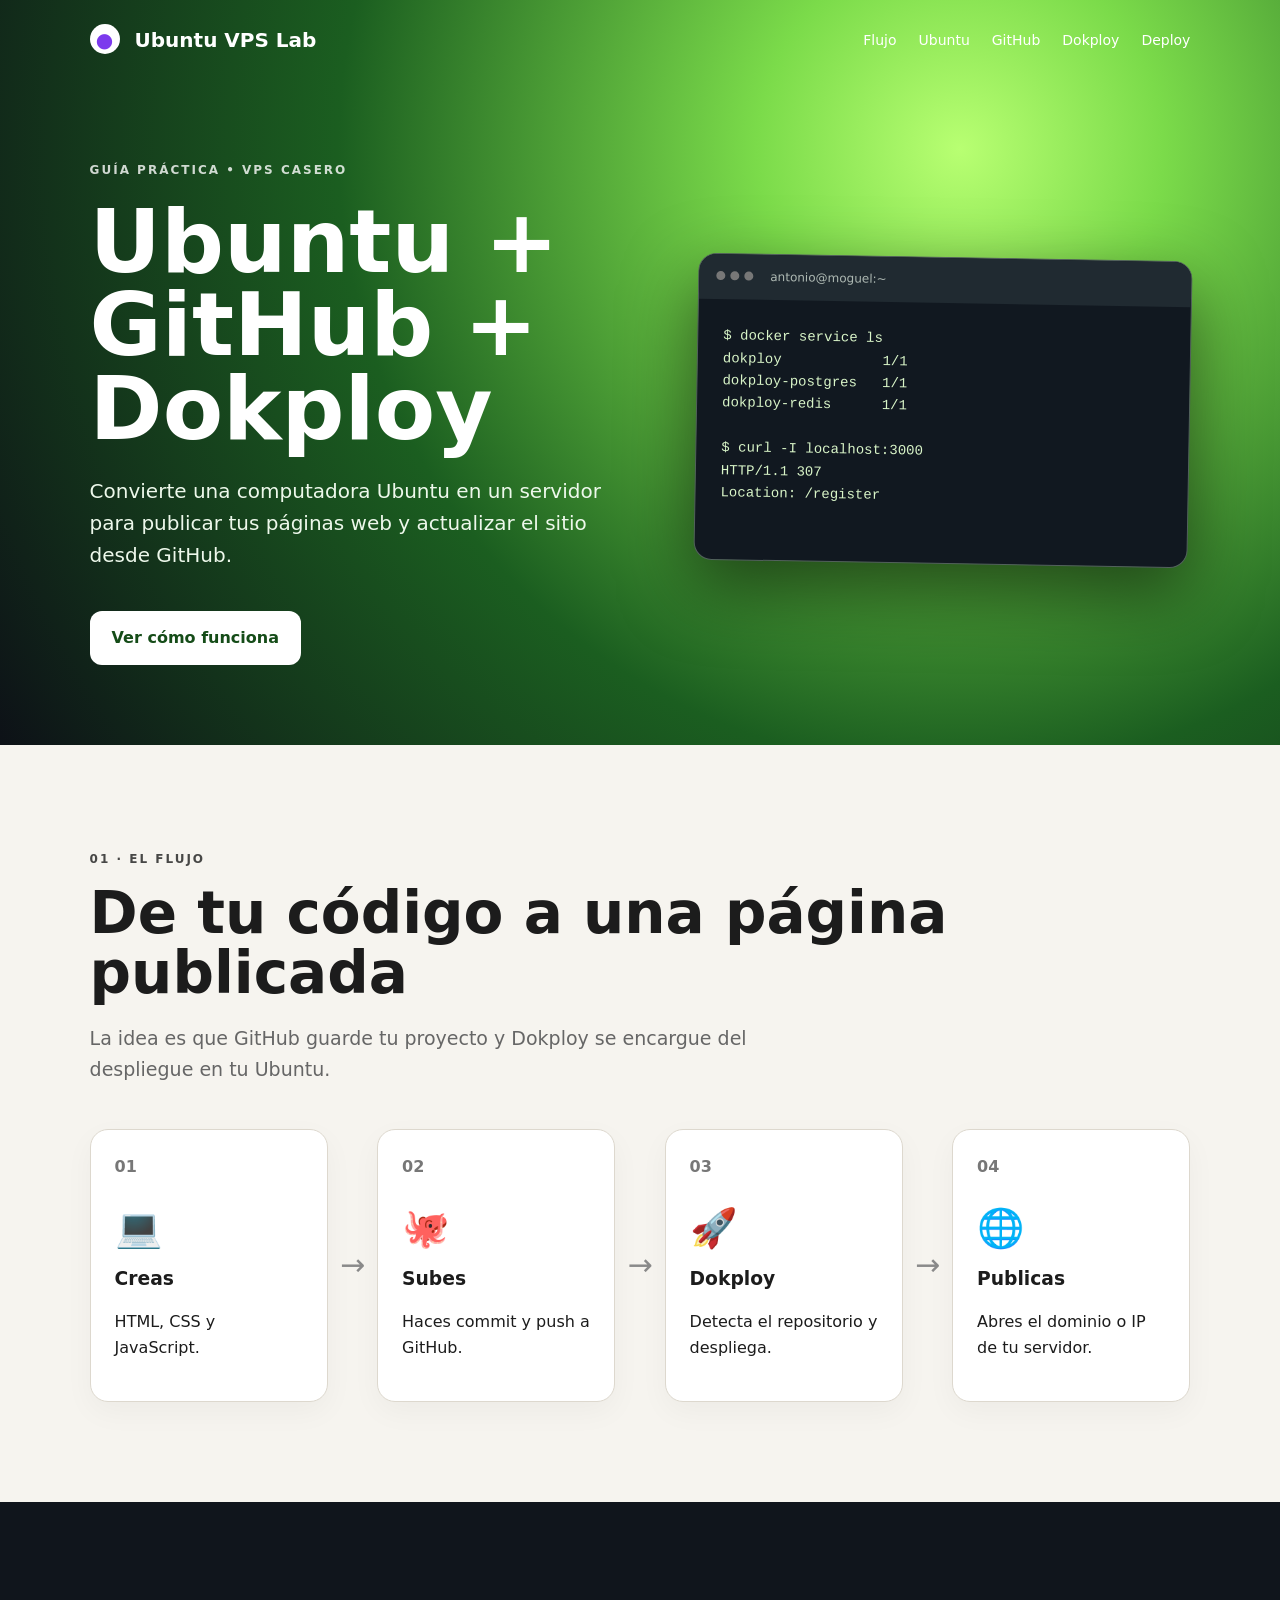
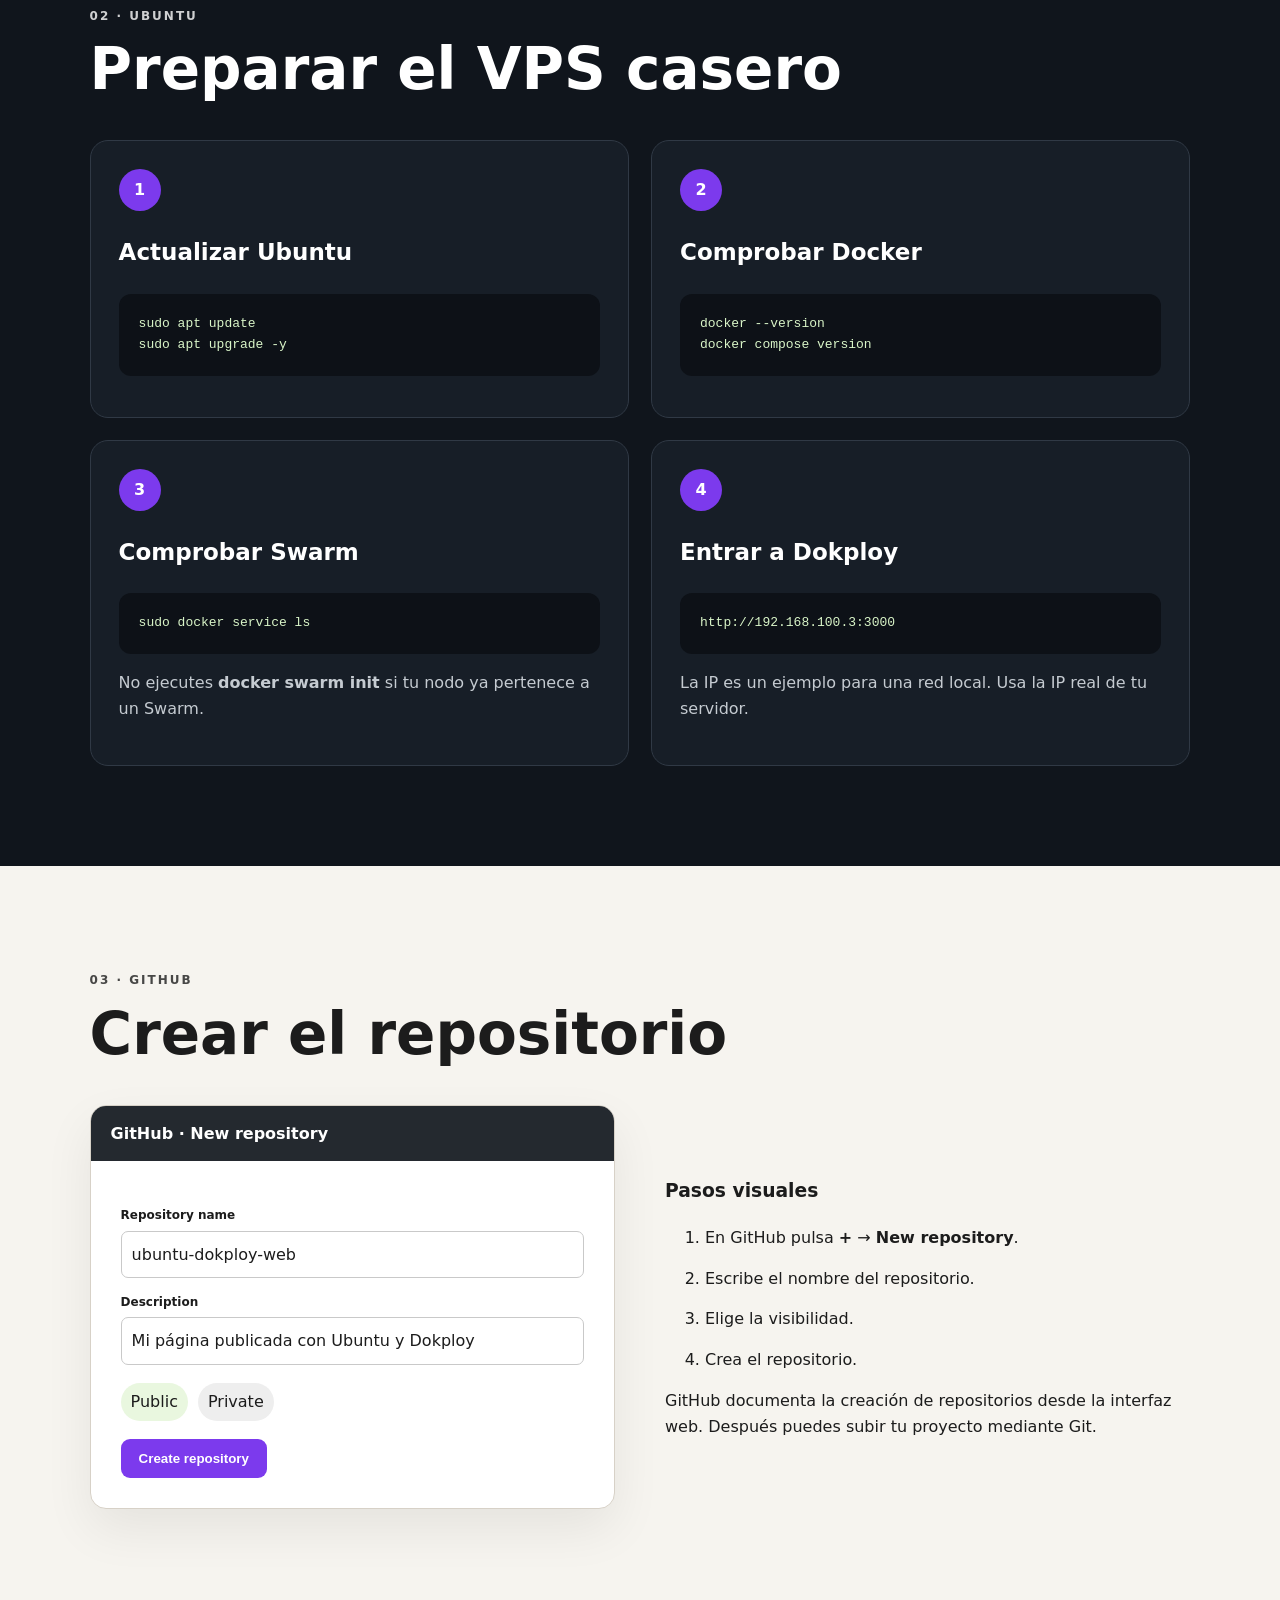
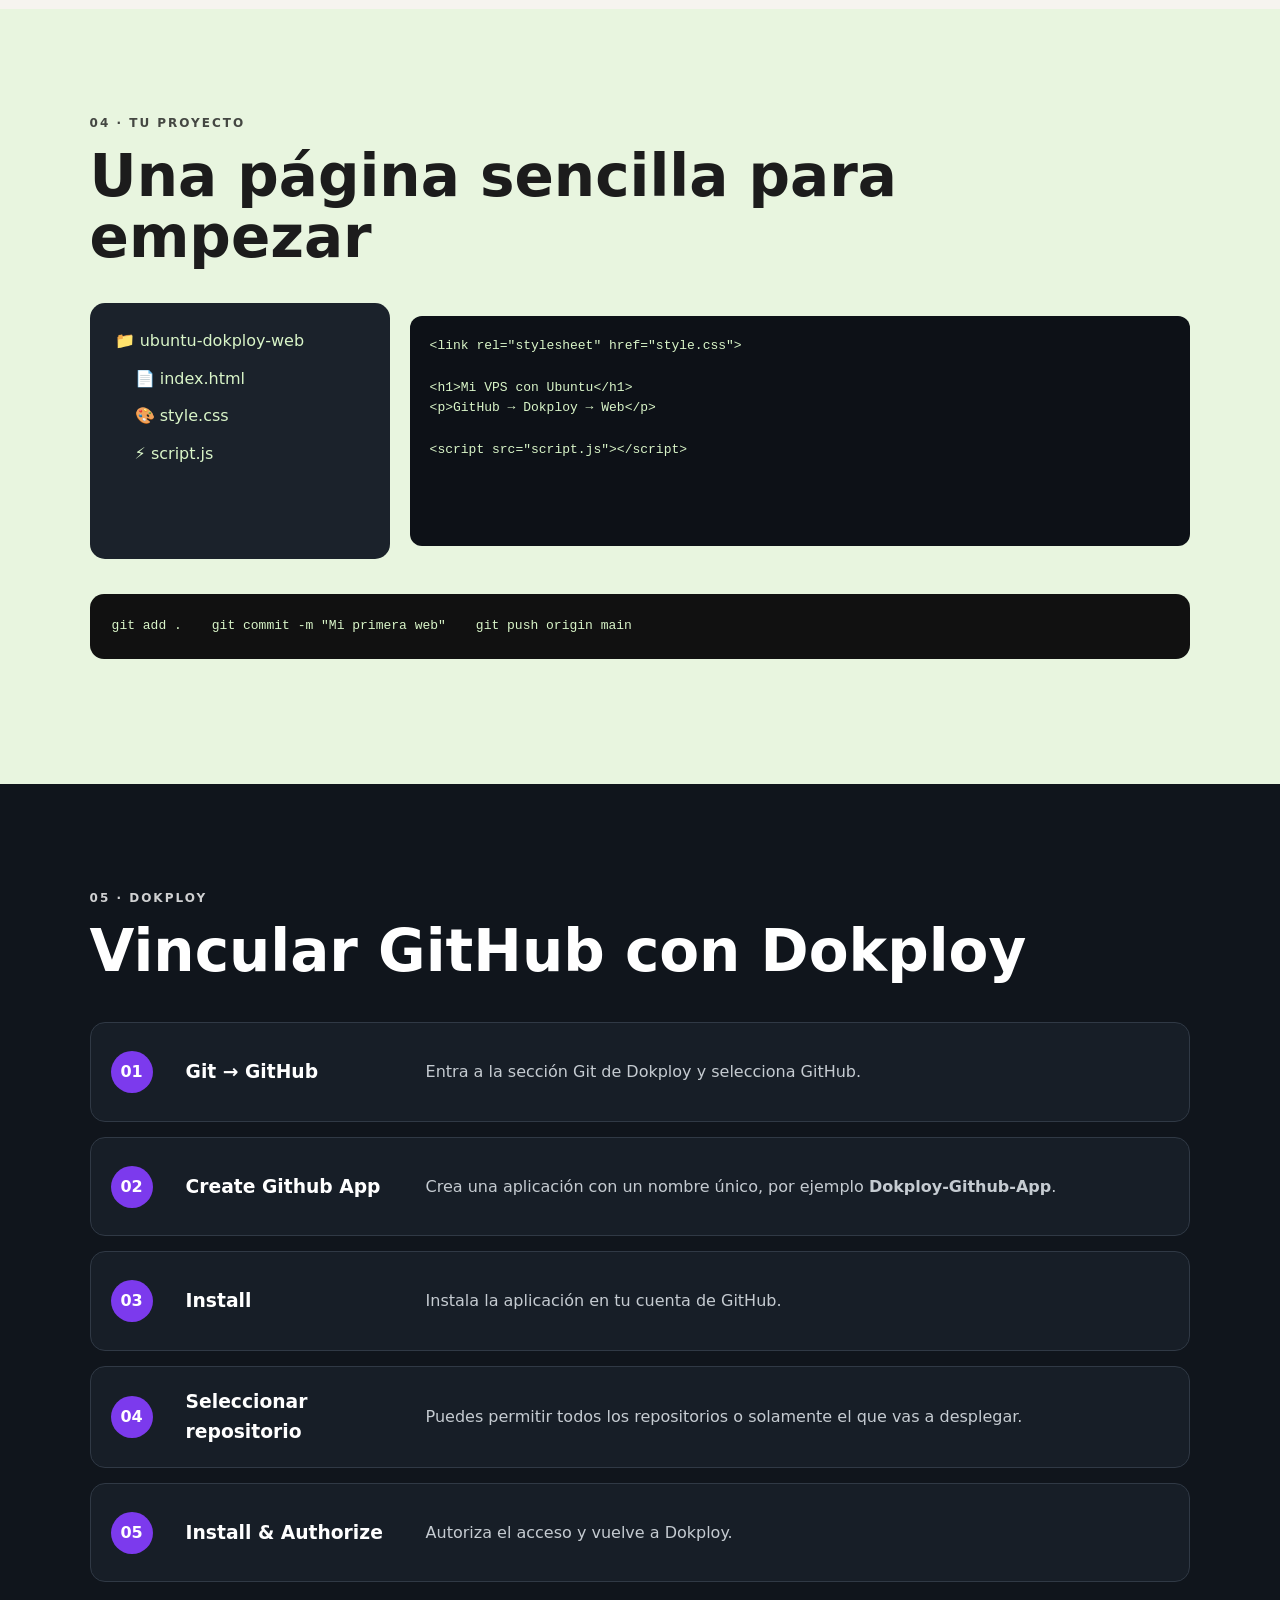
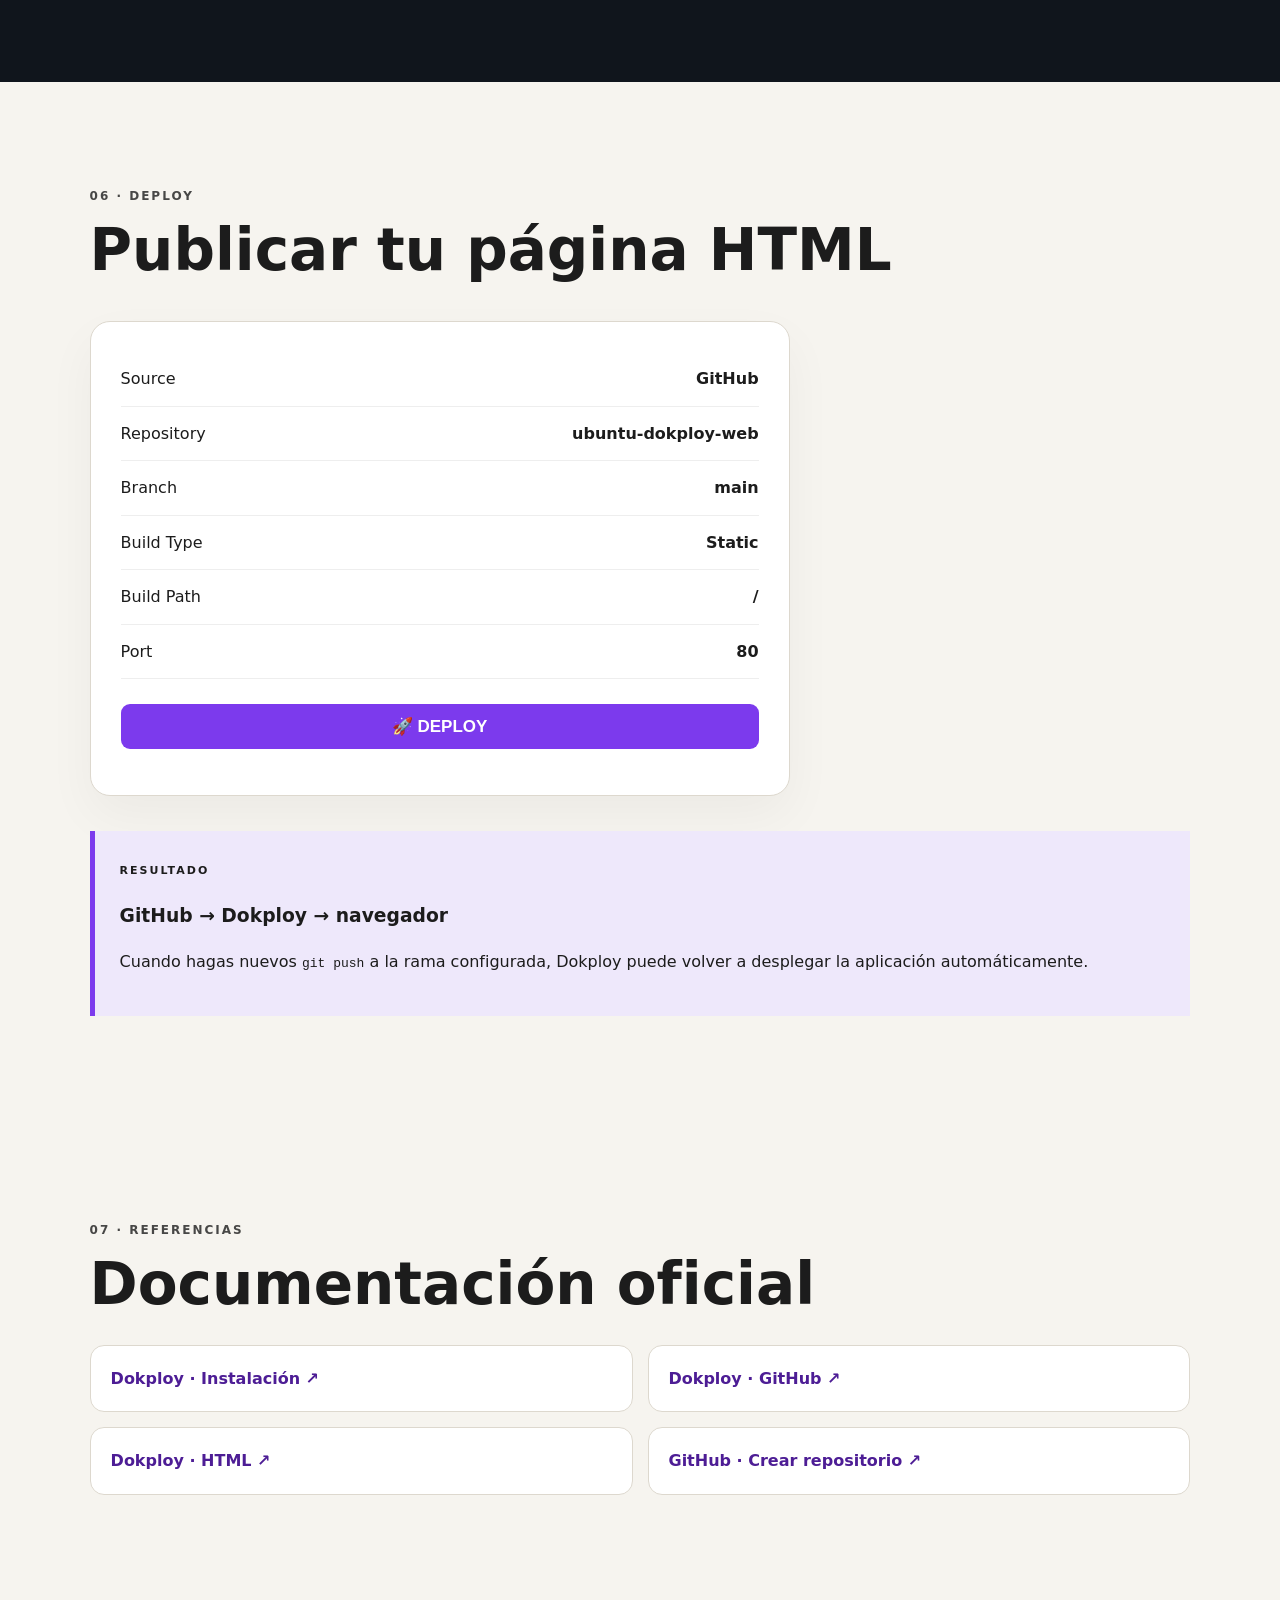
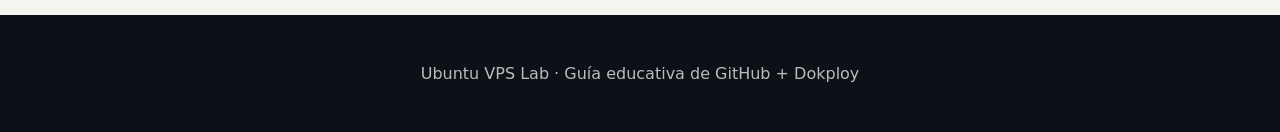
<file: index.html>
<!DOCTYPE html>
<html lang="es">
<head>
  <meta charset="UTF-8">
  <meta name="viewport" content="width=device-width, initial-scale=1.0">
  <title>Ubuntu VPS Lab | GitHub + Dokploy</title>
  <link rel="stylesheet" href="style.css">
</head>
<body>
  <header class="hero">
    <nav>
      <div class="brand"><span class="logo">●</span> Ubuntu VPS Lab</div>
      <div class="nav-links">
        <a href="#flujo">Flujo</a>
        <a href="#ubuntu">Ubuntu</a>
        <a href="#github">GitHub</a>
        <a href="#dokploy">Dokploy</a>
        <a href="#deploy">Deploy</a>
      </div>
    </nav>
    <div class="hero-content">
      <div>
        <span class="tag">GUÍA PRÁCTICA • VPS CASERO</span>
        <h1>Ubuntu + GitHub + Dokploy</h1>
        <p>Convierte una computadora Ubuntu en un servidor para publicar tus páginas web y actualizar el sitio desde GitHub.</p>
        <a class="btn" href="#flujo">Ver cómo funciona</a>
      </div>
      <div class="terminal-card">
        <div class="terminal-top"><i></i><i></i><i></i><span>antonio@moguel:~</span></div>
        <pre><code>$ docker service ls
dokploy            1/1
dokploy-postgres   1/1
dokploy-redis      1/1

$ curl -I localhost:3000
HTTP/1.1 307
Location: /register</code></pre>
      </div>
    </div>
  </header>

  <main>
    <section id="flujo" class="section">
      <span class="eyebrow">01 · EL FLUJO</span>
      <h2>De tu código a una página publicada</h2>
      <p class="lead">La idea es que GitHub guarde tu proyecto y Dokploy se encargue del despliegue en tu Ubuntu.</p>
      <div class="flow">
        <div class="flow-card"><b>01</b><span class="icon">💻</span><h3>Creas</h3><p>HTML, CSS y JavaScript.</p></div>
        <div class="arrow">→</div>
        <div class="flow-card"><b>02</b><span class="icon">🐙</span><h3>Subes</h3><p>Haces commit y push a GitHub.</p></div>
        <div class="arrow">→</div>
        <div class="flow-card"><b>03</b><span class="icon">🚀</span><h3>Dokploy</h3><p>Detecta el repositorio y despliega.</p></div>
        <div class="arrow">→</div>
        <div class="flow-card"><b>04</b><span class="icon">🌐</span><h3>Publicas</h3><p>Abres el dominio o IP de tu servidor.</p></div>
      </div>
    </section>

    <section id="ubuntu" class="section dark">
      <span class="eyebrow">02 · UBUNTU</span>
      <h2>Preparar el VPS casero</h2>
      <div class="grid">
        <article class="step"><div class="number">1</div><h3>Actualizar Ubuntu</h3><pre><code>sudo apt update
sudo apt upgrade -y</code></pre></article>
        <article class="step"><div class="number">2</div><h3>Comprobar Docker</h3><pre><code>docker --version
docker compose version</code></pre></article>
        <article class="step"><div class="number">3</div><h3>Comprobar Swarm</h3><pre><code>sudo docker service ls</code></pre><p>No ejecutes <b>docker swarm init</b> si tu nodo ya pertenece a un Swarm.</p></article>
        <article class="step"><div class="number">4</div><h3>Entrar a Dokploy</h3><pre><code>http://192.168.100.3:3000</code></pre><p>La IP es un ejemplo para una red local. Usa la IP real de tu servidor.</p></article>
      </div>
    </section>

    <section id="github" class="section">
      <span class="eyebrow">03 · GITHUB</span>
      <h2>Crear el repositorio</h2>
      <div class="visual-guide">
        <div class="mock-window">
          <div class="mock-bar">GitHub · New repository</div>
          <div class="mock-body">
            <div class="mock-label">Repository name</div>
            <div class="mock-input">ubuntu-dokploy-web</div>
            <div class="mock-label">Description</div>
            <div class="mock-input">Mi página publicada con Ubuntu y Dokploy</div>
            <div class="mock-row"><span class="pill">Public</span><span class="pill muted">Private</span></div>
            <button class="fake-button">Create repository</button>
          </div>
        </div>
        <div class="instructions">
          <h3>Pasos visuales</h3>
          <ol>
            <li>En GitHub pulsa <b>+</b> → <b>New repository</b>.</li>
            <li>Escribe el nombre del repositorio.</li>
            <li>Elige la visibilidad.</li>
            <li>Crea el repositorio.</li>
          </ol>
          <p>GitHub documenta la creación de repositorios desde la interfaz web. Después puedes subir tu proyecto mediante Git.</p>
        </div>
      </div>
    </section>

    <section class="section accent-section">
      <span class="eyebrow">04 · TU PROYECTO</span>
      <h2>Una página sencilla para empezar</h2>
      <div class="code-layout">
        <div class="file-tree">
          <div>📁 ubuntu-dokploy-web</div>
          <div class="file">📄 index.html</div>
          <div class="file">🎨 style.css</div>
          <div class="file">⚡ script.js</div>
        </div>
        <pre class="big-code"><code>&lt;link rel="stylesheet" href="style.css"&gt;

&lt;h1&gt;Mi VPS con Ubuntu&lt;/h1&gt;
&lt;p&gt;GitHub → Dokploy → Web&lt;/p&gt;

&lt;script src="script.js"&gt;&lt;/script&gt;</code></pre>
      </div>
      <div class="terminal-wide"><code>git add .</code><code>git commit -m "Mi primera web"</code><code>git push origin main</code></div>
    </section>

    <section id="dokploy" class="section dark">
      <span class="eyebrow">05 · DOKPLOY</span>
      <h2>Vincular GitHub con Dokploy</h2>
      <div class="timeline">
        <div><span>01</span><h3>Git → GitHub</h3><p>Entra a la sección Git de Dokploy y selecciona GitHub.</p></div>
        <div><span>02</span><h3>Create Github App</h3><p>Crea una aplicación con un nombre único, por ejemplo <b>Dokploy-Github-App</b>.</p></div>
        <div><span>03</span><h3>Install</h3><p>Instala la aplicación en tu cuenta de GitHub.</p></div>
        <div><span>04</span><h3>Seleccionar repositorio</h3><p>Puedes permitir todos los repositorios o solamente el que vas a desplegar.</p></div>
        <div><span>05</span><h3>Install & Authorize</h3><p>Autoriza el acceso y vuelve a Dokploy.</p></div>
      </div>
    </section>

    <section id="deploy" class="section">
      <span class="eyebrow">06 · DEPLOY</span>
      <h2>Publicar tu página HTML</h2>
      <div class="deploy-box">
        <div class="deploy-row"><span>Source</span><b>GitHub</b></div>
        <div class="deploy-row"><span>Repository</span><b>ubuntu-dokploy-web</b></div>
        <div class="deploy-row"><span>Branch</span><b>main</b></div>
        <div class="deploy-row"><span>Build Type</span><b>Static</b></div>
        <div class="deploy-row"><span>Build Path</span><b>/</b></div>
        <div class="deploy-row"><span>Port</span><b>80</b></div>
        <button class="deploy-button" onclick="deployDemo()">🚀 DEPLOY</button>
        <p id="status" class="status"></p>
      </div>
      <div class="result">
        <span>RESULTADO</span>
        <h3>GitHub → Dokploy → navegador</h3>
        <p>Cuando hagas nuevos <code>git push</code> a la rama configurada, Dokploy puede volver a desplegar la aplicación automáticamente.</p>
      </div>
    </section>

    <section class="section resources">
      <span class="eyebrow">07 · REFERENCIAS</span>
      <h2>Documentación oficial</h2>
      <div class="resource-grid">
        <a href="https://docs.dokploy.com/docs/core/installation" target="_blank">Dokploy · Instalación ↗</a>
        <a href="https://docs.dokploy.com/docs/core/github" target="_blank">Dokploy · GitHub ↗</a>
        <a href="https://docs.dokploy.com/docs/core/html" target="_blank">Dokploy · HTML ↗</a>
        <a href="https://docs.github.com/es/repositories/creating-and-managing-repositories/creating-a-new-repository" target="_blank">GitHub · Crear repositorio ↗</a>
      </div>
    </section>
  </main>

  <footer>
    <p>Ubuntu VPS Lab · Guía educativa de GitHub + Dokploy</p>
  </footer>
  <script src="script.js"></script>
</body>
</html>
</file>
<file: style.css>
*{box-sizing:border-box}html{scroll-behavior:smooth}body{margin:0;font-family:Inter,system-ui,-apple-system,BlinkMacSystemFont,"Segoe UI",sans-serif;background:#f6f4ef;color:#1c1c1c;line-height:1.6}.hero{background:radial-gradient(circle at 75% 20%,#b8ff72 0,#7bdb4a 18%,#1b5e20 55%,#0d1117 100%);color:white;min-height:720px;padding:24px 7% 80px}nav{display:flex;justify-content:space-between;align-items:center;gap:30px}.brand{font-weight:800;font-size:20px}.logo{display:inline-grid;place-items:center;width:30px;height:30px;border-radius:50%;background:#fff;color:#7c3aed;margin-right:8px}.nav-links{display:flex;gap:22px}.nav-links a{color:white;text-decoration:none;font-size:14px}.hero-content{max-width:1200px;margin:100px auto 0;display:grid;grid-template-columns:1.05fr .95fr;gap:60px;align-items:center}.tag,.eyebrow{font-size:12px;letter-spacing:2px;font-weight:800;opacity:.8}.hero h1{font-size:clamp(48px,7vw,88px);line-height:.95;margin:18px 0 25px;max-width:750px}.hero p{font-size:20px;max-width:650px;color:#edf8eb}.btn{display:inline-block;margin-top:20px;padding:14px 22px;background:white;color:#154c18;border-radius:12px;text-decoration:none;font-weight:800}.terminal-card{background:#111820;border:1px solid #52615c;border-radius:18px;box-shadow:0 25px 70px #0008;overflow:hidden;transform:rotate(1deg)}.terminal-top{padding:13px 17px;background:#202a31;color:#aeb9b3;font-size:12px}.terminal-top i{display:inline-block;width:9px;height:9px;border-radius:50%;background:#777;margin-right:5px}.terminal-top span{margin-left:12px}.terminal-card pre{padding:25px;margin:0;color:#d9f5c8;font-size:14px;min-height:260px}.section{padding:100px 7%;max-width:1300px;margin:auto}.section h2{font-size:clamp(35px,5vw,58px);line-height:1.05;margin:12px 0 18px}.lead{font-size:19px;max-width:760px;color:#666}.flow{display:flex;align-items:center;gap:12px;margin-top:45px}.flow-card{background:white;border:1px solid #ddd8ce;border-radius:18px;padding:24px;flex:1;min-height:210px;box-shadow:0 10px 30px #0000000a}.flow-card b{color:#777}.flow-card .icon{display:block;font-size:38px;margin:18px 0 5px}.flow-card h3{margin:0}.arrow{font-size:30px;color:#8a8a8a}.dark{max-width:none;background:#10151c;color:white}.dark>*{max-width:1150px;margin-left:auto;margin-right:auto}.dark .step{background:#171e27;border-color:#303945}.dark p{color:#c5cbd1}.grid{display:grid;grid-template-columns:repeat(2,1fr);gap:22px;margin-top:40px}.step{border:1px solid #ddd8ce;border-radius:18px;padding:28px}.number{width:42px;height:42px;border-radius:50%;display:grid;place-items:center;background:#7c3aed;color:white;font-weight:800}.step h3{font-size:23px}.step pre,.big-code{background:#0d1117;color:#d9f5c8;padding:20px;border-radius:12px;overflow:auto}.visual-guide{display:grid;grid-template-columns:1fr 1fr;gap:50px;align-items:center;margin-top:40px}.mock-window{border:1px solid #d7d1c7;border-radius:16px;background:white;overflow:hidden;box-shadow:0 20px 50px #00000012}.mock-bar{background:#24292f;color:white;padding:15px 20px;font-weight:700}.mock-body{padding:30px}.mock-label{font-size:12px;font-weight:800;margin-top:15px}.mock-input{border:1px solid #c9c9c9;border-radius:7px;padding:10px;margin-top:5px}.mock-row{display:flex;gap:10px;margin:18px 0}.pill{padding:6px 10px;border-radius:20px;background:#e9f7df}.pill.muted{background:#eee}.fake-button,.deploy-button{border:0;border-radius:9px;padding:12px 18px;background:#7c3aed;color:white;font-weight:800}.instructions li{margin:15px 0}.accent-section{background:#e8f5df;max-width:none}.code-layout{max-width:1150px;margin:35px auto;display:grid;grid-template-columns:300px 1fr;gap:20px}.file-tree{background:#1b222b;color:#d9f5c8;border-radius:15px;padding:25px}.file{padding:12px 0 0 20px}.big-code{min-height:230px}.terminal-wide{max-width:1150px;margin:25px auto;background:#111;color:#d9f5c8;padding:22px;border-radius:14px;display:flex;gap:30px;flex-wrap:wrap}.timeline{display:grid;gap:15px;margin-top:40px}.timeline>div{display:grid;grid-template-columns:55px 220px 1fr;gap:20px;align-items:center;padding:20px;border:1px solid #303945;border-radius:15px;background:#171e27}.timeline span{width:42px;height:42px;display:grid;place-items:center;border-radius:50%;background:#7c3aed;font-weight:800}.timeline h3{margin:0}.deploy-box{max-width:700px;margin-top:40px;background:white;border:1px solid #ddd8ce;border-radius:20px;padding:30px;box-shadow:0 20px 50px #0000000b}.deploy-row{display:flex;justify-content:space-between;padding:14px 0;border-bottom:1px solid #eee}.deploy-button{margin-top:25px;width:100%;font-size:17px}.status{font-weight:800;text-align:center}.result{margin-top:35px;padding:25px;border-left:5px solid #7c3aed;background:#eee8fb}.result span{font-size:11px;font-weight:800;letter-spacing:2px}.resources{padding-bottom:120px}.resource-grid{display:grid;grid-template-columns:repeat(2,1fr);gap:15px;margin-top:30px}.resource-grid a{padding:20px;background:white;border-radius:14px;text-decoration:none;color:#4d1d95;font-weight:800;border:1px solid #ddd8ce}footer{background:#0d1117;color:#bbb;text-align:center;padding:30px}@media(max-width:850px){.hero-content,.visual-guide,.code-layout{grid-template-columns:1fr}.flow{flex-direction:column}.arrow{transform:rotate(90deg)}.grid,.resource-grid{grid-template-columns:1fr}.timeline>div{grid-template-columns:50px 1fr}.timeline p{grid-column:2}.nav-links{display:none}}
</file>
